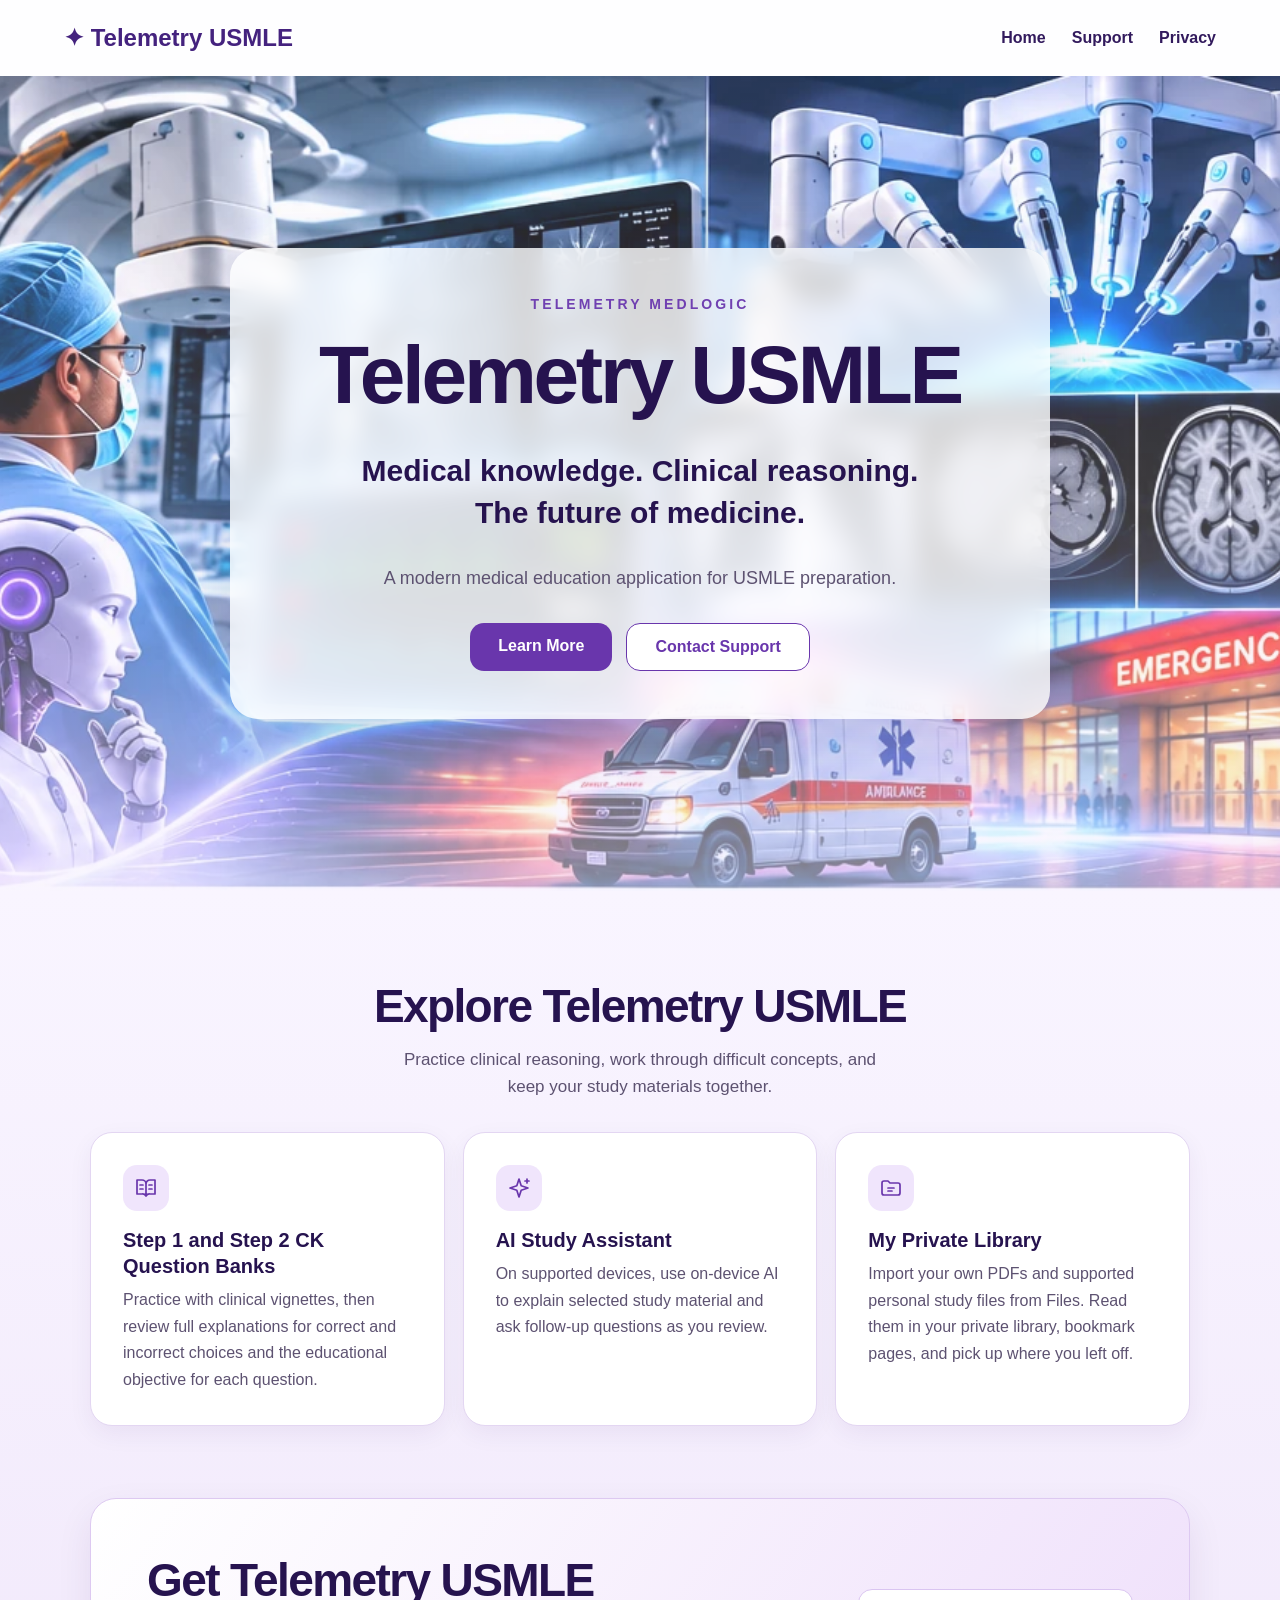
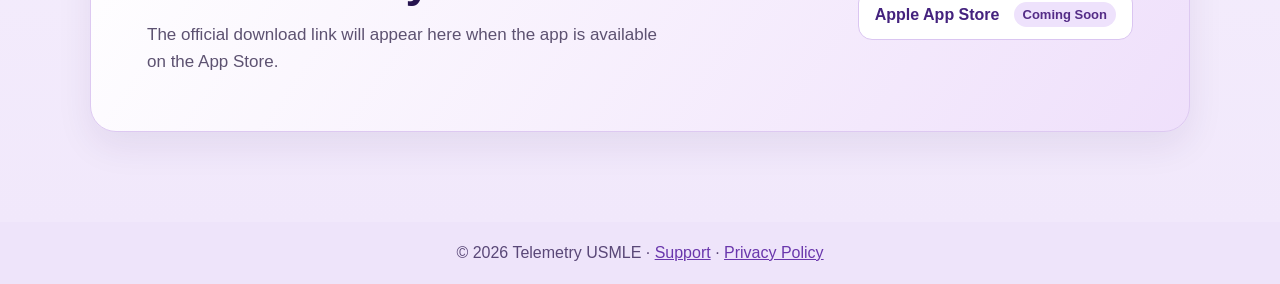
<file: index.html>
<!DOCTYPE html>
<html lang="en">
<head>
  <meta charset="UTF-8">
  <meta name="viewport" content="width=device-width, initial-scale=1">
  <meta name="description" content="Telemetry USMLE medical education and board exam preparation.">
  <title>Telemetry USMLE | Telemetry MedLogic</title>

  <style>
    * {
      box-sizing: border-box;
    }

    html, body {
      margin: 0;
      min-height: 100%;
    }

    body {
      font-family: Arial, Helvetica, sans-serif;
      color: #26134f;
      background: #f5efff;
    }

    header {
      position: relative;
      z-index: 2;
      display: flex;
      justify-content: space-between;
      align-items: center;
      gap: 20px;
      padding: 24px 5%;
      background: rgba(255,255,255,0.93);
    }

    .brand {
      color: #44227e;
      font-size: 24px;
      font-weight: 800;
      text-decoration: none;
    }

    nav {
      display: flex;
      gap: 26px;
    }

    nav a {
      color: #321a5d;
      text-decoration: none;
      font-weight: 700;
    }

    nav a:hover {
      color: #8653cb;
    }

    .hero {
      position: relative;
      min-height: calc(100vh - 85px);
      display: flex;
      align-items: center;
      justify-content: center;
      padding: 80px 24px;
      isolation: isolate;
      overflow: hidden;
    }

    .medical-background {
      position: absolute;
      inset: 0;
      z-index: -2;
      background-image: url("medical-hero.webp");
      background-size: cover;
      background-position: center center;
      background-repeat: no-repeat;
    }

    .hero::before {
      content: "";
      position: absolute;
      inset: 0;
      z-index: -1;
      background: linear-gradient(
        180deg,
        rgba(245,238,255,0.12) 0%,
        rgba(245,238,255,0.25) 55%,
        rgba(245,238,255,0.55) 100%
      );
    }

    .hero-content {
      width: min(820px, 100%);
      padding: 48px 34px;
      text-align: center;
      border-radius: 28px;
      background: rgba(255,255,255,0.80);
      box-shadow: 0 20px 70px rgba(49,24,95,0.15);
      backdrop-filter: blur(12px);
    }

    .eyebrow {
      font-size: 14px;
      letter-spacing: 0.22em;
      text-transform: uppercase;
      color: #7040b1;
      font-weight: 800;
    }

    h1 {
      margin: 18px 0;
      font-size: clamp(44px, 7vw, 82px);
      line-height: 1.1;
      letter-spacing: -0.04em;
    }

    .tagline {
      font-size: clamp(21px, 3vw, 30px);
      font-weight: 700;
      line-height: 1.4;
    }

    .description {
      font-size: 18px;
      color: #5d5271;
      line-height: 1.6;
    }

    .actions {
      display: flex;
      justify-content: center;
      flex-wrap: wrap;
      gap: 14px;
      margin-top: 30px;
    }

    .btn {
      display: inline-block;
      padding: 14px 28px;
      border-radius: 14px;
      font-weight: 700;
      text-decoration: none;
    }

    .primary {
      background: #6936ac;
      color: white;
    }

    .secondary {
      background: white;
      color: #6936ac;
      border: 1px solid #6936ac;
    }

    .btn:hover {
      opacity: 0.9;
    }

    .home-details {
      padding: clamp(48px, 7vw, 96px) clamp(16px, 5vw, 64px);
      background: linear-gradient(180deg, #f9f5ff 0%, #f1e8fb 100%);
    }

    .home-section {
      max-width: 1100px;
      margin-inline: auto;
    }

    .section-intro {
      text-align: center;
      margin: 0 auto 32px;
    }

    .home-section h2 {
      margin: 0;
      font-size: clamp(28px, 5vw, 46px);
      line-height: 1.12;
      letter-spacing: -0.035em;
    }

    .section-intro p,
    .download-copy p {
      color: #5d5271;
      font-size: 1.0625rem;
      line-height: 1.6;
      margin: 14px auto 0;
      max-width: 54ch;
    }

    .feature-grid {
      display: grid;
      grid-template-columns: repeat(3, minmax(0, 1fr));
      gap: 18px;
    }

    .feature-card {
      padding: clamp(20px, 3vw, 32px);
      border: 1px solid #e3d6f2;
      border-radius: 22px;
      background: #fff;
      box-shadow: 0 8px 24px rgba(49,24,95,0.06);
    }

    .feature-icon {
      display: grid;
      place-items: center;
      width: 46px;
      height: 46px;
      border-radius: 14px;
      background: #f0e5fc;
      color: #6936ac;
    }

    .feature-card h3 {
      margin: 16px 0 8px;
      font-size: 1.25rem;
      line-height: 1.3;
    }

    .feature-card p {
      margin: 0;
      color: #5d5271;
      line-height: 1.65;
    }

    .download-panel {
      display: flex;
      align-items: center;
      justify-content: space-between;
      flex-wrap: wrap;
      gap: 24px;
      margin-top: clamp(40px, 6vw, 72px);
      padding: clamp(24px, 5vw, 56px);
      border: 1px solid #ddc9f1;
      border-radius: 26px;
      background: linear-gradient(125deg, #fff 0%, #efe0fb 100%);
      box-shadow: 0 14px 36px rgba(49,24,95,0.08);
    }

    .download-copy p {
      margin-inline: 0;
    }

    .store-status {
      display: inline-flex;
      flex-wrap: wrap;
      align-items: center;
      gap: 8px 14px;
      padding: 12px 16px;
      border: 1px solid #dac5f1;
      border-radius: 14px;
      background: #fff;
      color: #44227e;
      font-weight: 700;
    }

    .store-status small {
      padding: 5px 9px;
      border-radius: 999px;
      background: #eee2fc;
      color: #542c87;
      font-size: 0.8125rem;
    }

    a.store-status:hover {
      background: #f9f3ff;
    }

    @media (max-width: 760px) {
      .feature-grid {
        grid-template-columns: minmax(0, 1fr);
      }
    }

    footer {
      text-align: center;
      padding: 22px;
      background: #eee4fa;
      color: #594777;
    }

    footer a {
      color: #6936ac;
    }

    @media (max-width: 700px) {
      header {
        flex-direction: column;
        padding: 18px;
      }

      nav {
        gap: 20px;
        flex-wrap: wrap;
        justify-content: center;
      }

      .hero {
        min-height: 750px;
        padding: 40px 16px;
      }

      .medical-background {
        background-position: center center;
      }

      .hero-content {
        padding: 32px 20px;
      }

      .description {
        font-size: 16px;
      }
    }
  </style>
</head>

<body>
  <header>
    <a class="brand" href="index.html">✦ Telemetry USMLE</a>

    <nav aria-label="Main navigation">
      <a href="index.html">Home</a>
      <a href="support.html">Support</a>
      <a href="privacy.html">Privacy</a>
    </nav>
  </header>

  <main>
    <section class="hero">

      <div class="medical-background" aria-hidden="true"></div>

      <div class="hero-content">
        <div class="eyebrow">Telemetry MedLogic</div>

        <h1>Telemetry USMLE</h1>

        <p class="tagline">
          Medical knowledge. Clinical reasoning.<br>
          The future of medicine.
        </p>

        <p class="description">
          A modern medical education application
          for USMLE preparation.
        </p>

        <div class="actions">
          <a class="btn primary" href="#explore">
            Learn More
          </a>

          <a class="btn secondary"
             href="mailto:telemetrymedlogic@gmail.com">
            Contact Support
          </a>
        </div>
      </div>

    </section>

    <div class="home-details">
      <section id="explore" class="home-section" aria-labelledby="explore-heading">
        <div class="section-intro">
          <h2 id="explore-heading">Explore Telemetry USMLE</h2>
          <p>Practice clinical reasoning, work through difficult concepts, and keep your study materials together.</p>
        </div>

        <div class="feature-grid">
          <article class="feature-card">
            <div class="feature-icon" aria-hidden="true">
              <svg width="24" height="24" viewBox="0 0 24 24" fill="none" stroke="currentColor" stroke-width="1.7" stroke-linecap="round" stroke-linejoin="round">
                <path d="M12 6v14M3 4h5a4 4 0 0 1 4 4 4 4 0 0 1 4-4h5v14h-5a4 4 0 0 0-4 2 4 4 0 0 0-4-2H3z"/>
                <path d="M6 9h3m-3 4h3m6-4h3m-3 4h3"/>
              </svg>
            </div>
            <h3>Step 1 and Step 2 CK Question Banks</h3>
            <p>Practice with clinical vignettes, then review full explanations for correct and incorrect choices and the educational objective for each question.</p>
          </article>

          <article class="feature-card">
            <div class="feature-icon" aria-hidden="true">
              <svg width="24" height="24" viewBox="0 0 24 24" fill="none" stroke="currentColor" stroke-width="1.7" stroke-linecap="round" stroke-linejoin="round">
                <path d="m12 3 2.2 6.8L21 12l-6.8 2.2L12 21l-2.2-6.8L3 12l6.8-2.2z"/>
                <path d="M20 3v4m-2-2h4"/>
              </svg>
            </div>
            <h3>AI Study Assistant</h3>
            <p>On supported devices, use on-device AI to explain selected study material and ask follow-up questions as you review.</p>
          </article>

          <article class="feature-card">
            <div class="feature-icon" aria-hidden="true">
              <svg width="24" height="24" viewBox="0 0 24 24" fill="none" stroke="currentColor" stroke-width="1.7" stroke-linecap="round" stroke-linejoin="round">
                <path d="M3 7a2 2 0 0 1 2-2h4l2 2h8a2 2 0 0 1 2 2v8a2 2 0 0 1-2 2H5a2 2 0 0 1-2-2z"/>
                <path d="M9 12h6m-6 3h4"/>
              </svg>
            </div>
            <h3>My Private Library</h3>
            <p>Import your own PDFs and supported personal study files from Files. Read them in your private library, bookmark pages, and pick up where you left off.</p>
          </article>
        </div>
      </section>

      <section id="download" class="home-section download-panel" aria-labelledby="download-heading">
        <div class="download-copy">
          <h2 id="download-heading">Get Telemetry USMLE</h2>
          <p>The official download link will appear here when the app is available on the App Store.</p>
        </div>
        <!-- At launch, replace this span with an a.store-status pointing to the official Apple App Store URL. -->
        <span class="store-status">Apple App Store <small>Coming Soon</small></span>
      </section>
    </div>
  </main>

  <footer>
    © 2026 Telemetry USMLE ·
    <a href="support.html">Support</a> ·
    <a href="privacy.html">Privacy Policy</a>
  </footer>
</body>
</html>
</file>
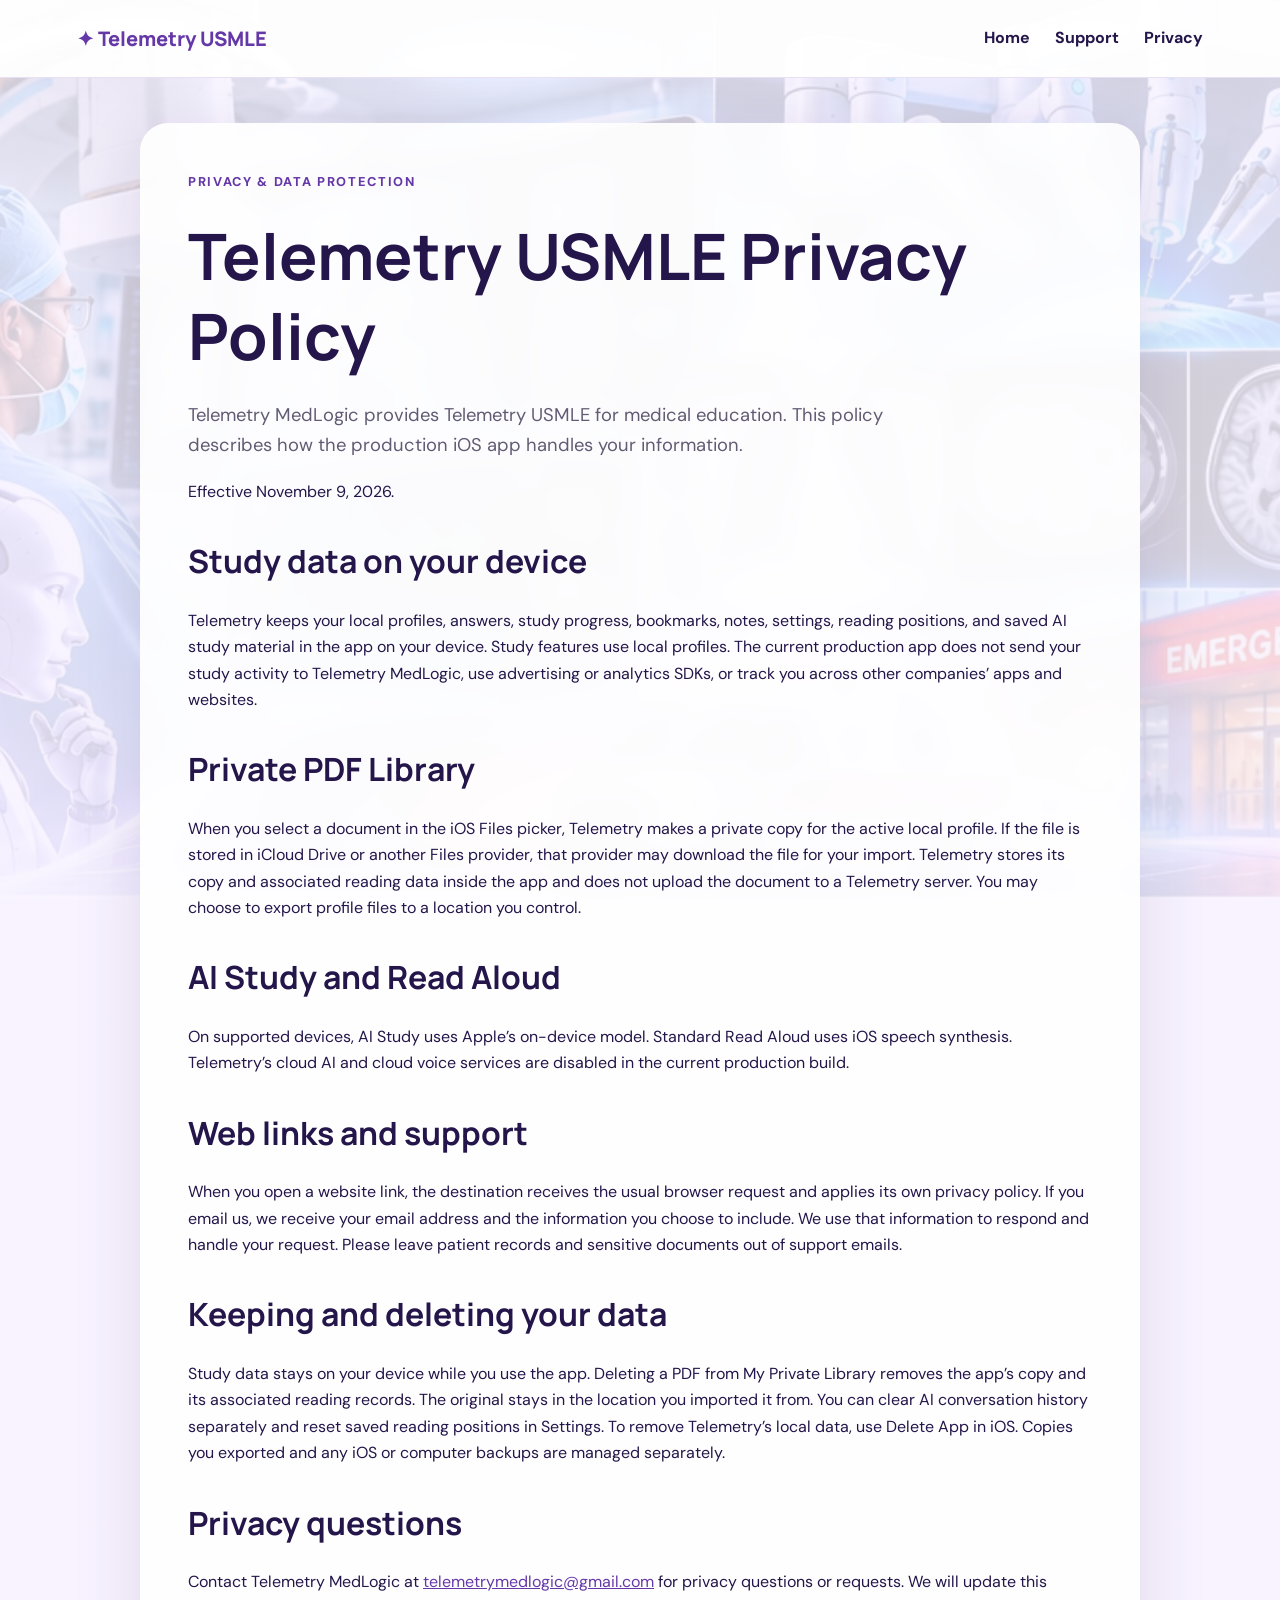
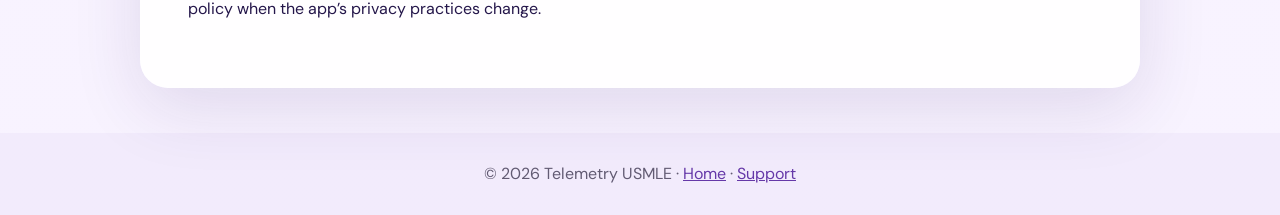
<file: privacy.html>
<!DOCTYPE html>
<html lang="en">
<head>
  <meta charset="UTF-8">
  <meta name="viewport" content="width=device-width, initial-scale=1">
  <meta name="description" content="How Telemetry USMLE handles your study data and private documents.">
  <title>Privacy Policy | Telemetry USMLE</title>
  <link rel="stylesheet" href="style.css">
</head>
<body>
  <header>
    <a class="brand" href="index.html">✦ Telemetry USMLE</a>
    <nav aria-label="Main navigation">
      <a href="index.html">Home</a>
      <a href="support.html">Support</a>
      <a href="privacy.html" aria-current="page">Privacy</a>
    </nav>
  </header>

  <main>
    <div class="eyebrow">Privacy &amp; Data Protection</div>
    <h1>Telemetry USMLE Privacy Policy</h1>
    <p class="lead">Telemetry MedLogic provides Telemetry USMLE for medical education. This policy describes how the production iOS app handles your information.</p>
    <p>Effective November 9, 2026.</p>

    <h2>Study data on your device</h2>
    <p>Telemetry keeps your local profiles, answers, study progress, bookmarks, notes, settings, reading positions, and saved AI study material in the app on your device. Study features use local profiles. The current production app does not send your study activity to Telemetry MedLogic, use advertising or analytics SDKs, or track you across other companies’ apps and websites.</p>

    <h2>Private PDF Library</h2>
    <p>When you select a document in the iOS Files picker, Telemetry makes a private copy for the active local profile. If the file is stored in iCloud Drive or another Files provider, that provider may download the file for your import. Telemetry stores its copy and associated reading data inside the app and does not upload the document to a Telemetry server. You may choose to export profile files to a location you control.</p>

    <h2>AI Study and Read Aloud</h2>
    <p>On supported devices, AI Study uses Apple’s on-device model. Standard Read Aloud uses iOS speech synthesis. Telemetry’s cloud AI and cloud voice services are disabled in the current production build.</p>

    <h2>Web links and support</h2>
    <p>When you open a website link, the destination receives the usual browser request and applies its own privacy policy. If you email us, we receive your email address and the information you choose to include. We use that information to respond and handle your request. Please leave patient records and sensitive documents out of support emails.</p>

    <h2>Keeping and deleting your data</h2>
    <p>Study data stays on your device while you use the app. Deleting a PDF from My Private Library removes the app’s copy and its associated reading records. The original stays in the location you imported it from. You can clear AI conversation history separately and reset saved reading positions in Settings. To remove Telemetry’s local data, use Delete App in iOS. Copies you exported and any iOS or computer backups are managed separately.</p>

    <h2>Privacy questions</h2>
    <p>Contact Telemetry MedLogic at <a href="mailto:telemetrymedlogic@gmail.com">telemetrymedlogic@gmail.com</a> for privacy questions or requests. We will update this policy when the app’s privacy practices change.</p>
  </main>

  <footer>
    © 2026 Telemetry USMLE ·
    <a href="index.html">Home</a> ·
    <a href="support.html">Support</a>
  </footer>
</body>
</html>
</file>
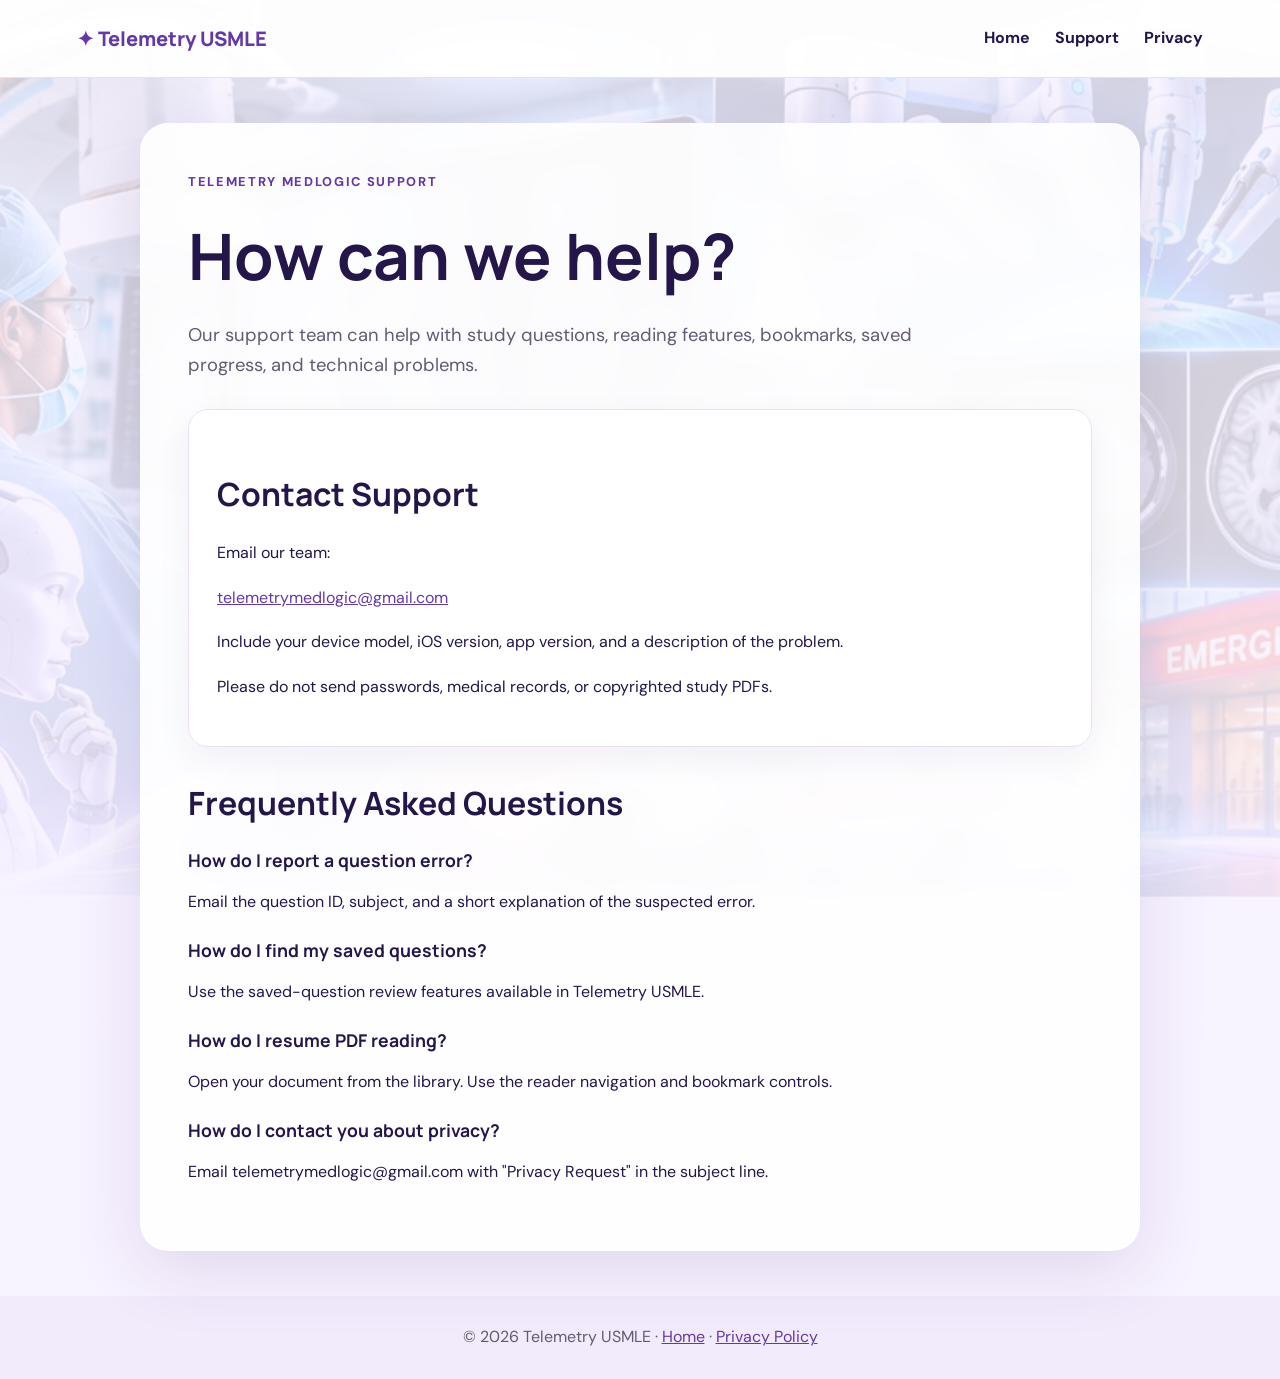
<file: support.html>
<!DOCTYPE html>
<html lang="en">
<head>
  <meta charset="UTF-8">
  <meta name="viewport" content="width=device-width, initial-scale=1">
  <meta name="description" content="Support for Telemetry USMLE.">
  <title>Support | Telemetry USMLE</title>
  <link rel="stylesheet" href="style.css">
</head>
<body>
  <header>
    <a class="brand" href="index.html">✦ Telemetry USMLE</a>
    <nav aria-label="Main navigation">
      <a href="index.html">Home</a>
      <a href="support.html">Support</a>
      <a href="privacy.html">Privacy</a>
    </nav>
  </header>

  <main>
    <div class="eyebrow">Telemetry MedLogic Support</div>
    <h1>How can we help?</h1>
    <p class="lead">
      Our support team can help with study questions,
      reading features, bookmarks, saved progress,
      and technical problems.
    </p>

    <section class="card">
      <h2>Contact Support</h2>
      <p>
        Email our team:
      </p>
      <p>
        <a href="mailto:telemetrymedlogic@gmail.com">
          telemetrymedlogic@gmail.com
        </a>
      </p>
      <p>
        Include your device model, iOS version,
        app version, and a description of the problem.
      </p>
      <p>
        Please do not send passwords, medical records,
        or copyrighted study PDFs.
      </p>
    </section>

    <section>
      <h2>Frequently Asked Questions</h2>

      <h3>How do I report a question error?</h3>
      <p>
        Email the question ID, subject, and a short
        explanation of the suspected error.
      </p>

      <h3>How do I find my saved questions?</h3>
      <p>
        Use the saved-question review features
        available in Telemetry USMLE.
      </p>

      <h3>How do I resume PDF reading?</h3>
      <p>
        Open your document from the library.
        Use the reader navigation and bookmark controls.
      </p>

      <h3>How do I contact you about privacy?</h3>
      <p>
        Email telemetrymedlogic@gmail.com
        with "Privacy Request" in the subject line.
      </p>
    </section>
  </main>

  <footer>
    © 2026 Telemetry USMLE ·
    <a href="index.html">Home</a> ·
    <a href="privacy.html">Privacy Policy</a>
  </footer>
</body>
</html>
</file>
<file: style.css>
@import url('https://fonts.googleapis.com/css2?family=DM+Sans:wght@400;500;600;700&family=Manrope:wght@400;500;600;700;800&display=swap');

:root {
  --ink: #24164a;
  --purple: #6538a8;
  --violet: #8052c5;
  --muted: #625b73;
  --line: #e9e0f5;
}

* {
  box-sizing: border-box;
}

html {
  min-height: 100%;
}

body {
  margin: 0;
  min-height: 100vh;
  color: var(--ink);
  font-family: 'DM Sans', sans-serif;
  line-height: 1.65;

  background:
    linear-gradient(
      180deg,
      rgba(248,243,255,0.84),
      rgba(248,243,255,0.90)
    ),
    url("medical-hero.webp") center center / cover
    fixed no-repeat;

  background-color: #f7f1ff;
}

/* Navigation */

header {
  position: relative;
  z-index: 2;
  display: flex;
  justify-content: space-between;
  align-items: center;
  gap: 20px;
  padding: 22px 6%;
  background: rgba(255,255,255,0.94);
  border-bottom: 1px solid var(--line);
}

.brand {
  font-family: 'Manrope', sans-serif;
  font-size: 1.25rem;
  font-weight: 800;
  color: var(--purple);
  text-decoration: none;
}

nav {
  display: flex;
  gap: 25px;
}

nav a {
  color: var(--ink);
  font-weight: 700;
  text-decoration: none;
}

nav a:hover {
  color: var(--violet);
}

/* Main content */

main {
  width: min(1000px, 92%);
  margin: 45px auto;
  padding: 48px;
  border-radius: 28px;

  background: rgba(255,255,255,0.90);
  box-shadow: 0 20px 70px rgba(49,24,95,0.12);
  backdrop-filter: blur(12px);
}

h1, h2, h3 {
  font-family: 'Manrope', sans-serif;
  line-height: 1.25;
}

h1 {
  font-size: clamp(2.4rem, 5vw, 4rem);
  margin: 24px 0;
}

h2 {
  font-size: clamp(1.5rem, 3vw, 2rem);
  margin-top: 36px;
}

h3 {
  font-size: 1.1rem;
  margin-top: 24px;
}

p {
  margin-bottom: 18px;
}

.lead {
  font-size: 1.15rem;
  color: var(--muted);
  max-width: 760px;
}

.eyebrow {
  color: var(--purple);
  text-transform: uppercase;
  letter-spacing: 0.13em;
  font-size: 0.8rem;
  font-weight: 800;
}

/* Support cards */

.card {
  background: rgba(255,255,255,0.92);
  border: 1px solid var(--line);
  border-radius: 20px;
  padding: 28px;
  margin: 28px 0;
  box-shadow: 0 12px 35px rgba(55,30,100,0.06);
}

/* Privacy notices */

.note {
  padding: 18px 22px;
  border-radius: 14px;
  background: #f3edfc;
  border: 1px solid #e7daf7;
}

/* Links */

main a {
  color: var(--purple);
  overflow-wrap: anywhere;
}

main a:hover {
  color: #4b2687;
}

/* Footer */

footer {
  padding: 28px 6%;
  text-align: center;
  background: rgba(242,235,252,0.94);
  color: var(--muted);
}

footer a {
  color: var(--purple);
}

/* Mobile */

@media (max-width: 760px) {
  body {
    background-attachment: scroll;
  }

  header {
    flex-direction: column;
    padding: 18px;
  }

  nav {
    justify-content: center;
    flex-wrap: wrap;
    gap: 20px;
  }

  main {
    width: 94%;
    margin: 22px auto;
    padding: 26px 20px;
    border-radius: 20px;
  }

  .card {
    padding: 20px;
  }

  h1 {
    font-size: 2.3rem;
  }

  .lead {
    font-size: 1rem;
  }
}
</file>
